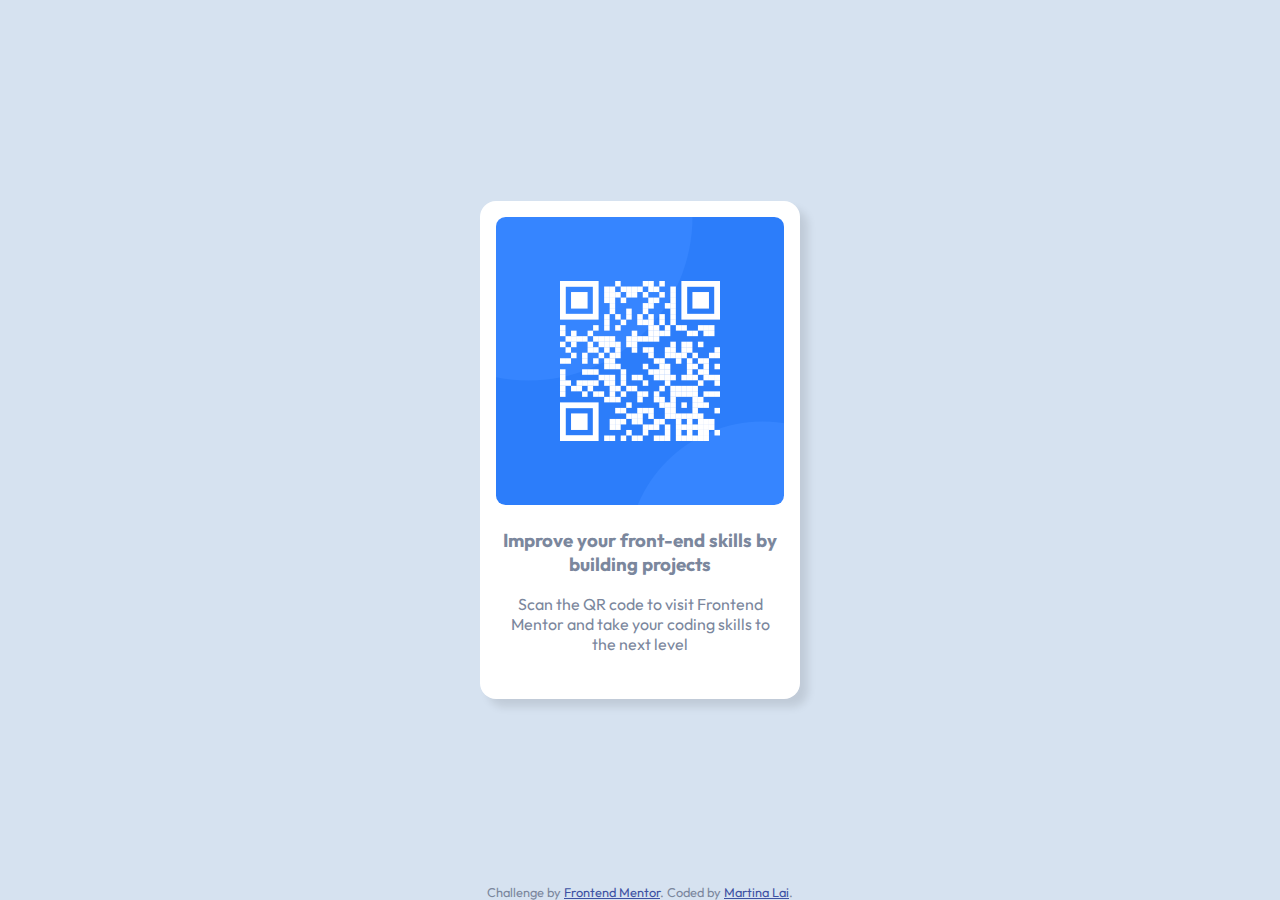
<file: 01-qr-code-component/index.html>
<!DOCTYPE html>
<html lang="en">
<head>
  <meta charset="UTF-8">
  <meta name="viewport" content="width=device-width, initial-scale=1.0"> <!-- displays site properly based on user's device -->

  <link rel="icon" type="image/png" sizes="32x32" href="./images/favicon-32x32.png">
  <link rel="stylesheet" href="style.css">
  
  <title>Frontend Mentor | QR code component</title>
</head>
<body>

  <main>
    <div class="card">
      <img src="./images/image-qr-code.png" alt="QR code image from Frontend Mentor" class="card__image">
      <div class="card__content">
        <h3 class="cardt__title">Improve your front-end skills by building projects</h3>
        <p class="card__description">Scan the QR code to visit Frontend Mentor and take your coding skills to the next level</p>
      </div>
    </div>
  </main>
  
  <footer>
    <div class="attribution">
    Challenge by <a href="https://www.frontendmentor.io?ref=challenge" target="_blank">Frontend Mentor</a>. 
    Coded by <a href="https://www.frontendmentor.io/home/my-challenges">Martina Lai</a>.
    </div>
  </footer>
  
  
</body>
</html>
</file>
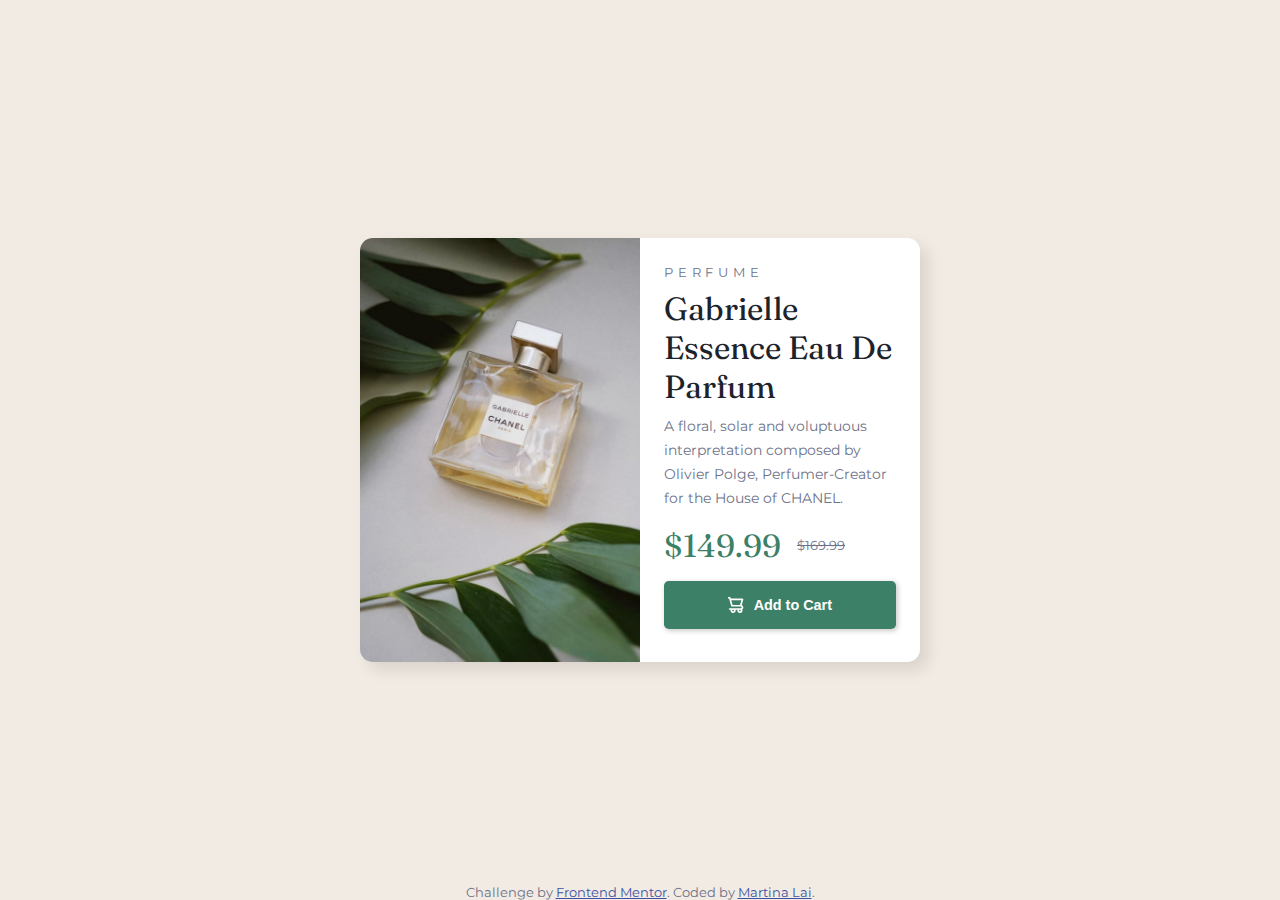
<file: 02-product-preview-card-component/index.html>
<!DOCTYPE html>
<html lang="en">
<head>
  <meta charset="UTF-8">
  <meta name="viewport" content="width=device-width, initial-scale=1.0"> <!-- displays site properly based on user's device -->

  <link rel="icon" type="image/png" sizes="32x32" href="./images/favicon-32x32.png">
  <link rel="stylesheet" href="style.css">
  
  <title>Frontend Mentor | Product preview card component</title>
</head>
<body>

  <main>
    <div class="card">
      <picture class="card__img">
        <source media="(min-width: 550px)" srcset="./images/image-product-desktop.jpg">
        <img src="./images/image-product-mobile.jpg" alt="product image of Gabrielle Essence Eau De Parfum" class="item-img">
      </picture>
      <div class="card__content">
        <span class="item-tag">PERFUME</span>
        <h1 class="item-title">Gabrielle Essence Eau De Parfum</h1>
        <p class="item-description">
          A floral, solar and voluptuous interpretation composed by Olivier Polge, 
  Perfumer-Creator for the House of CHANEL.
        </p>
        <div class="item-price">
          <span class="item-price--discount">$149.99</span>
          <span class="item-price--origin">$169.99</span>
        </div>
        <button class="cart-btn">
          <img src="./images/icon-cart.svg" alt="cart-icon" class="cart-btn__icon">
          <span>Add to Cart</span>
        </button>
      </div>
    </div>
  </main>

  <footer>
    <div class="attribution">
    Challenge by <a href="https://www.frontendmentor.io?ref=challenge" target="_blank">Frontend Mentor</a>. 
    Coded by <a href="https://www.frontendmentor.io/home/my-challenges">Martina Lai</a>.
    </div>
  </footer>

</body>
</html>
</file>
<file: 01-qr-code-component/style.css>
@import url('https://fonts.googleapis.com/css2?family=Outfit:wght@400;700&display=swap');

/* general setting */
*,
*::before,
*::after {
  box-sizing: border-box;
}

body {
  display: flex;
  flex-direction: column;
  justify-content: center;
  align-items: center;
  margin: 0;
  padding: 0;
  min-height: 100vh;
  background: hsl(212, 45%, 89%);
  font-family: 'Outfit', sans-serif;
  font-size: 1rem;
  color: hsl(220, 15%, 55%);
}

/* main styling */
.card {
  text-align: center;
  width: 20rem;
  padding: 1rem;
  border-radius: 1rem;
  background: hsl(0, 0%, 100%);
  box-shadow: 0.5rem 0.5rem 0.5rem rgba(0, 0, 0, 0.1);
  transition: transform 0.3s ease-out;
}

.card:hover {
  transform: scale(1.03);
}

.card__image {
  width: 100%;
  border-radius: 0.6rem;
}

.card__title {
  font-size: 1.5rem;
  color: hsl(218, 44%, 22%);
}

.card__description {
  padding: 0 0.8rem 0.8rem;
}


/* footer styling */
.attribution {
  position: absolute;
  bottom: 0;
  right: 50%;
  transform: translateX(50%);
  font-size: 0.8rem;
  text-align: center;
}

.attribution a {
  color: hsl(228, 45%, 44%);
}
</file>
<file: 02-product-preview-card-component/style.css>
@import url('https://fonts.googleapis.com/css2?family=Fraunces:opsz,wght@9..144,700&family=Montserrat:wght@500;700&display=swap');

/* reset css */
html {
  box-sizing: border-box;
}

*,
*:before,
*:after {
  box-sizing: inherit;
}

body,
h1,
p {
  margin: 0;
  padding: 0;
  font-weight: normal;
}

/* global */
:root {
  --dark-cyan: hsl(158, 36%, 37%);
  --cream: hsl(30, 38%, 92%);
  --very-dark-blue: hsl(212, 21%, 14%);
  --dark-grayish-blue: hsl(228, 12%, 48%);
  --white: hsl(0, 0%, 100%);
  --brown: #a52a2a
}

body {
  display: flex;
  flex-direction: column;
  justify-content: center;
  align-items: center;
  width: 100%;
  min-height: 100vh;
  background-color: var(--cream);
  font-family: 'Montserrat', sans-serif;
  font-size: 1rem;
  color: var(--dark-grayish-blue);
}

/* main styling */
.card {
  display: flex;
  flex-direction: column;
  max-width: 21rem;
  height: auto;
  overflow-y: scroll;
  border-radius: .8rem;
  background-color: var(--white);
  box-shadow: .5rem .5rem 1rem rgba(0, 0, 0, 0.1);
}

.card__img {
  width: 100%;
  height: auto;
}

.item-img {
  width: 100%;
  height: 100%;
  object-fit: cover;
}

.card__content {
  flex: 1;
  padding: 1.5rem;
}

.item-tag {
  font-size: .8rem;
  letter-spacing: .3rem;
}

.item-title {
  margin: .5rem 0;
  font-family: 'Fraunces', serif;
  font-size: 2rem;
  color: var(--very-dark-blue);
}

.item-description {
  margin: .5rem 0;
  font-size: .9rem;
  line-height: 1.5rem;
}

.item-price {
  display: grid;
  grid-template-columns: auto 1fr;
  grid-gap: 1rem;
  align-items: center;
  margin: 1rem 0;
}

.item-price--discount {
  font-family: 'Fraunces', serif;
  font-size: 2rem;
  color: var(--dark-cyan);
}

.item-price--origin {
  font-size: .8rem;
  text-decoration: line-through;
}

.cart-btn {
  display: flex;
  justify-content: center;
  width: 100%;
  padding: 1rem;
  border: 0;
  border-radius: .3rem;
  background-color: var(--dark-cyan);
  font-size: .9rem;
  font-weight: 700;
  color: var(--white);
  cursor: pointer;
  box-shadow: 0.1rem 0.1rem 0.3rem rgba(0, 0, 0, 0.2);
  transition: transform 0.1s ease-out;
}

.cart-btn:hover {
  transform: scale(1.03);
  background-color: var(--brown);
}

.cart-btn__icon {
  width: 1rem;
  height: 1rem;
  margin-right: .6rem;
}

/* footer styling */
.attribution {
  position: absolute;
  bottom: 0;
  right: 50%;
  transform: translateX(50%);
  font-size: 0.8rem;
  text-align: center;
}

.attribution a {
  color: hsl(228, 45%, 44%);
}

/* media query */
@media screen and (min-width: 550px){
  .card {
    flex-direction: row;
    max-width: 35rem;
    overflow: hidden;
  }

  .card__img {
    width: 50%;
    height: auto;
  }

  .item-img {
    height: 100%;
    object-fit: cover;
  }
}
</file>
